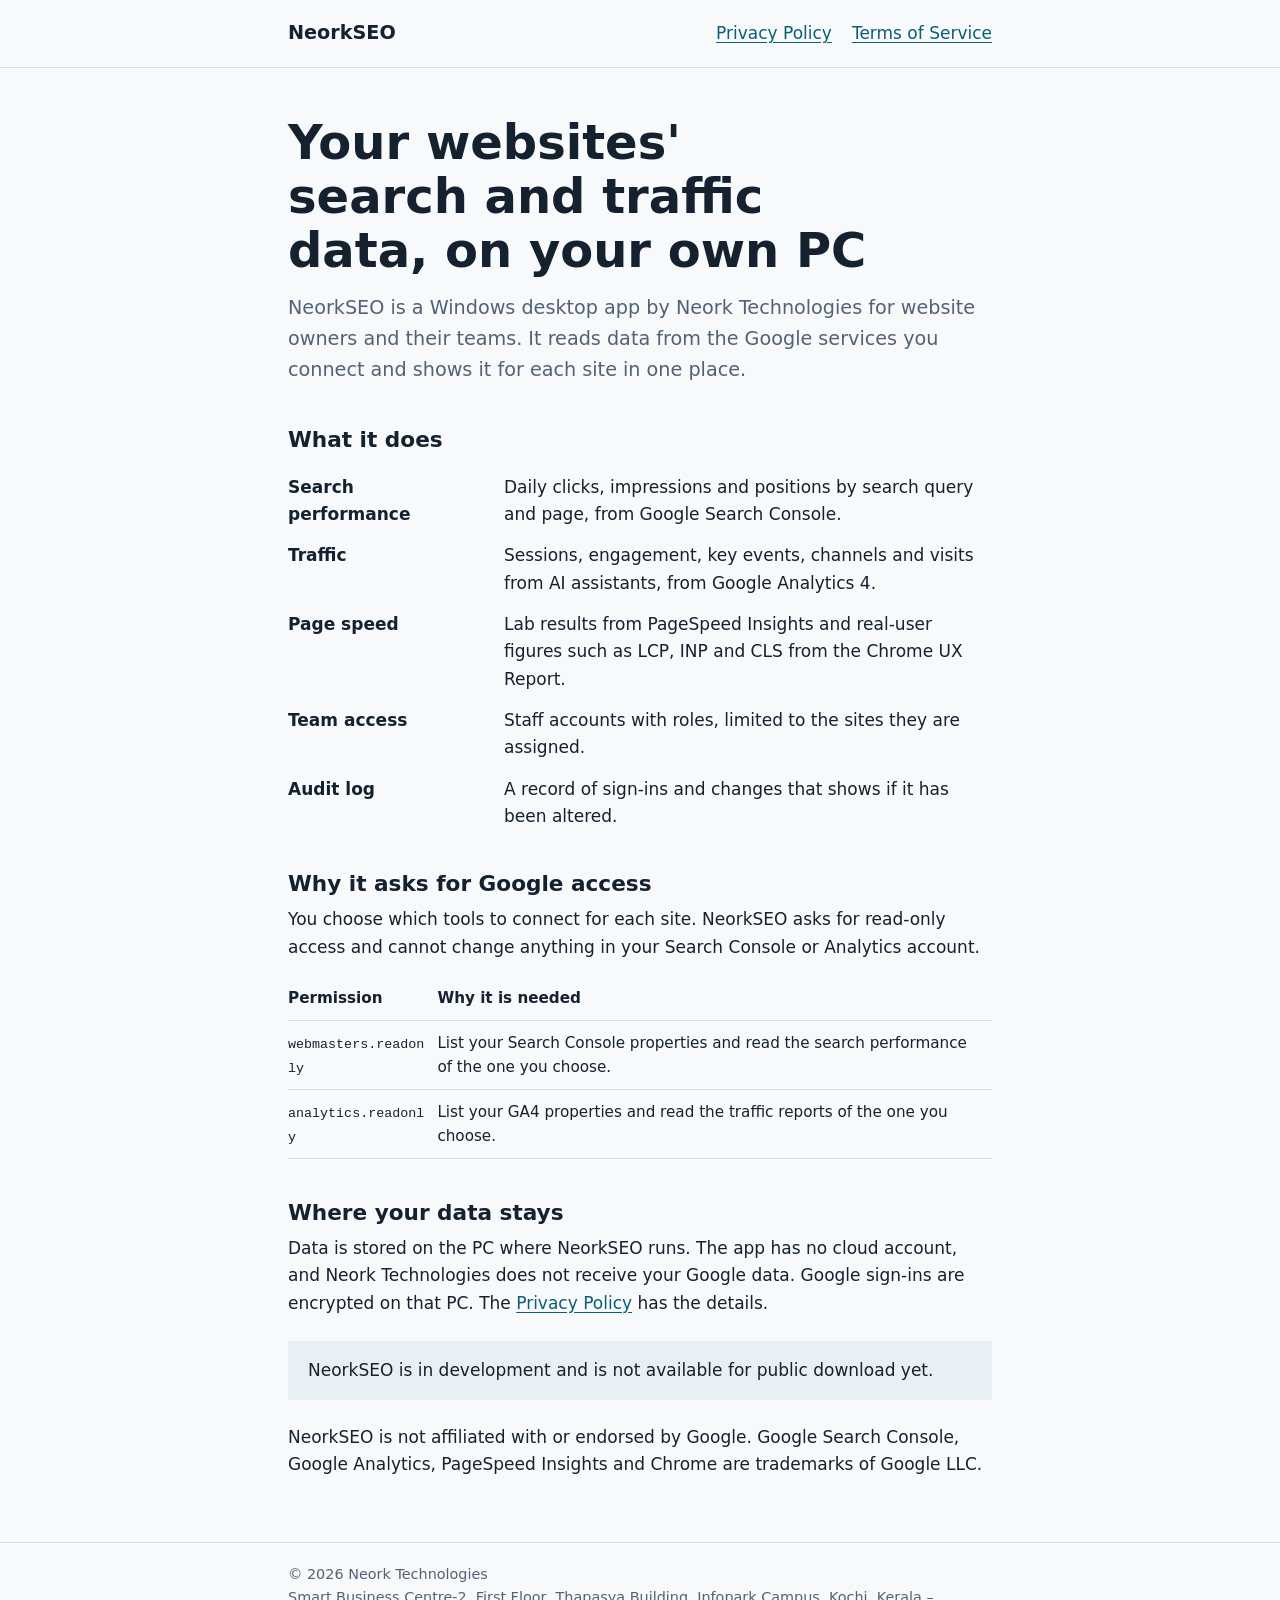
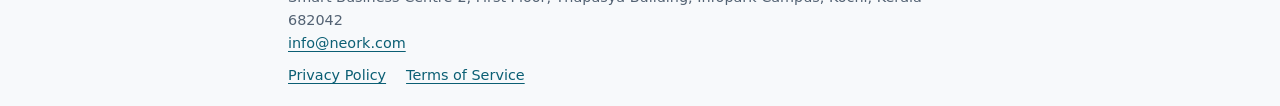
<file: index.html>
<!doctype html>
<html lang="en">
<head>
<meta charset="utf-8">
<meta name="viewport" content="width=device-width, initial-scale=1">
<title>NeorkSEO</title>
<meta name="description" content="NeorkSEO is a Windows desktop app that brings a website owner's search, analytics and page-speed data together on their own PC.">
<link rel="stylesheet" href="style.css">
</head>
<body>
<header><div class="wrap">
  <a class="name" href="./">NeorkSEO</a>
  <nav><a href="privacy.html">Privacy Policy</a><a href="terms.html">Terms of Service</a></nav>
</div></header>
<main class="wrap">
  <h1>Your websites' search and traffic data, on your own PC</h1>
  <p class="lead">NeorkSEO is a Windows desktop app by Neork Technologies for website owners and their teams. It reads data from the Google services you connect and shows it for each site in one place.</p>

  <h2>What it does</h2>
  <dl>
    <dt>Search performance</dt><dd>Daily clicks, impressions and positions by search query and page, from Google Search Console.</dd>
    <dt>Traffic</dt><dd>Sessions, engagement, key events, channels and visits from AI assistants, from Google Analytics 4.</dd>
    <dt>Page speed</dt><dd>Lab results from PageSpeed Insights and real-user figures such as LCP, INP and CLS from the Chrome UX Report.</dd>
    <dt>Team access</dt><dd>Staff accounts with roles, limited to the sites they are assigned.</dd>
    <dt>Audit log</dt><dd>A record of sign-ins and changes that shows if it has been altered.</dd>
  </dl>

  <h2>Why it asks for Google access</h2>
  <p>You choose which tools to connect for each site. NeorkSEO asks for read-only access and cannot change anything in your Search Console or Analytics account.</p>
  <div class="scroll"><table>
    <thead><tr><th>Permission</th><th>Why it is needed</th></tr></thead>
    <tbody>
      <tr><td><code>webmasters.readonly</code></td><td>List your Search Console properties and read the search performance of the one you choose.</td></tr>
      <tr><td><code>analytics.readonly</code></td><td>List your GA4 properties and read the traffic reports of the one you choose.</td></tr>
    </tbody>
  </table></div>

  <h2>Where your data stays</h2>
  <p>Data is stored on the PC where NeorkSEO runs. The app has no cloud account, and Neork Technologies does not receive your Google data. Google sign-ins are encrypted on that PC. The <a href="privacy.html">Privacy Policy</a> has the details.</p>

  <div class="note">NeorkSEO is in development and is not available for public download yet.</div>

  <p>NeorkSEO is not affiliated with or endorsed by Google. Google Search Console, Google Analytics, PageSpeed Insights and Chrome are trademarks of Google LLC.</p>
</main>
<footer><div class="wrap"><span>© 2026 Neork Technologies<br>Smart Business Centre-2, First Floor, Thapasya Building, Infopark Campus, Kochi, Kerala – 682042<br><a href="mailto:info@neork.com">info@neork.com</a></span><nav><a href="privacy.html">Privacy Policy</a><a href="terms.html">Terms of Service</a></nav></div></footer>
</body>
</html>
</file>
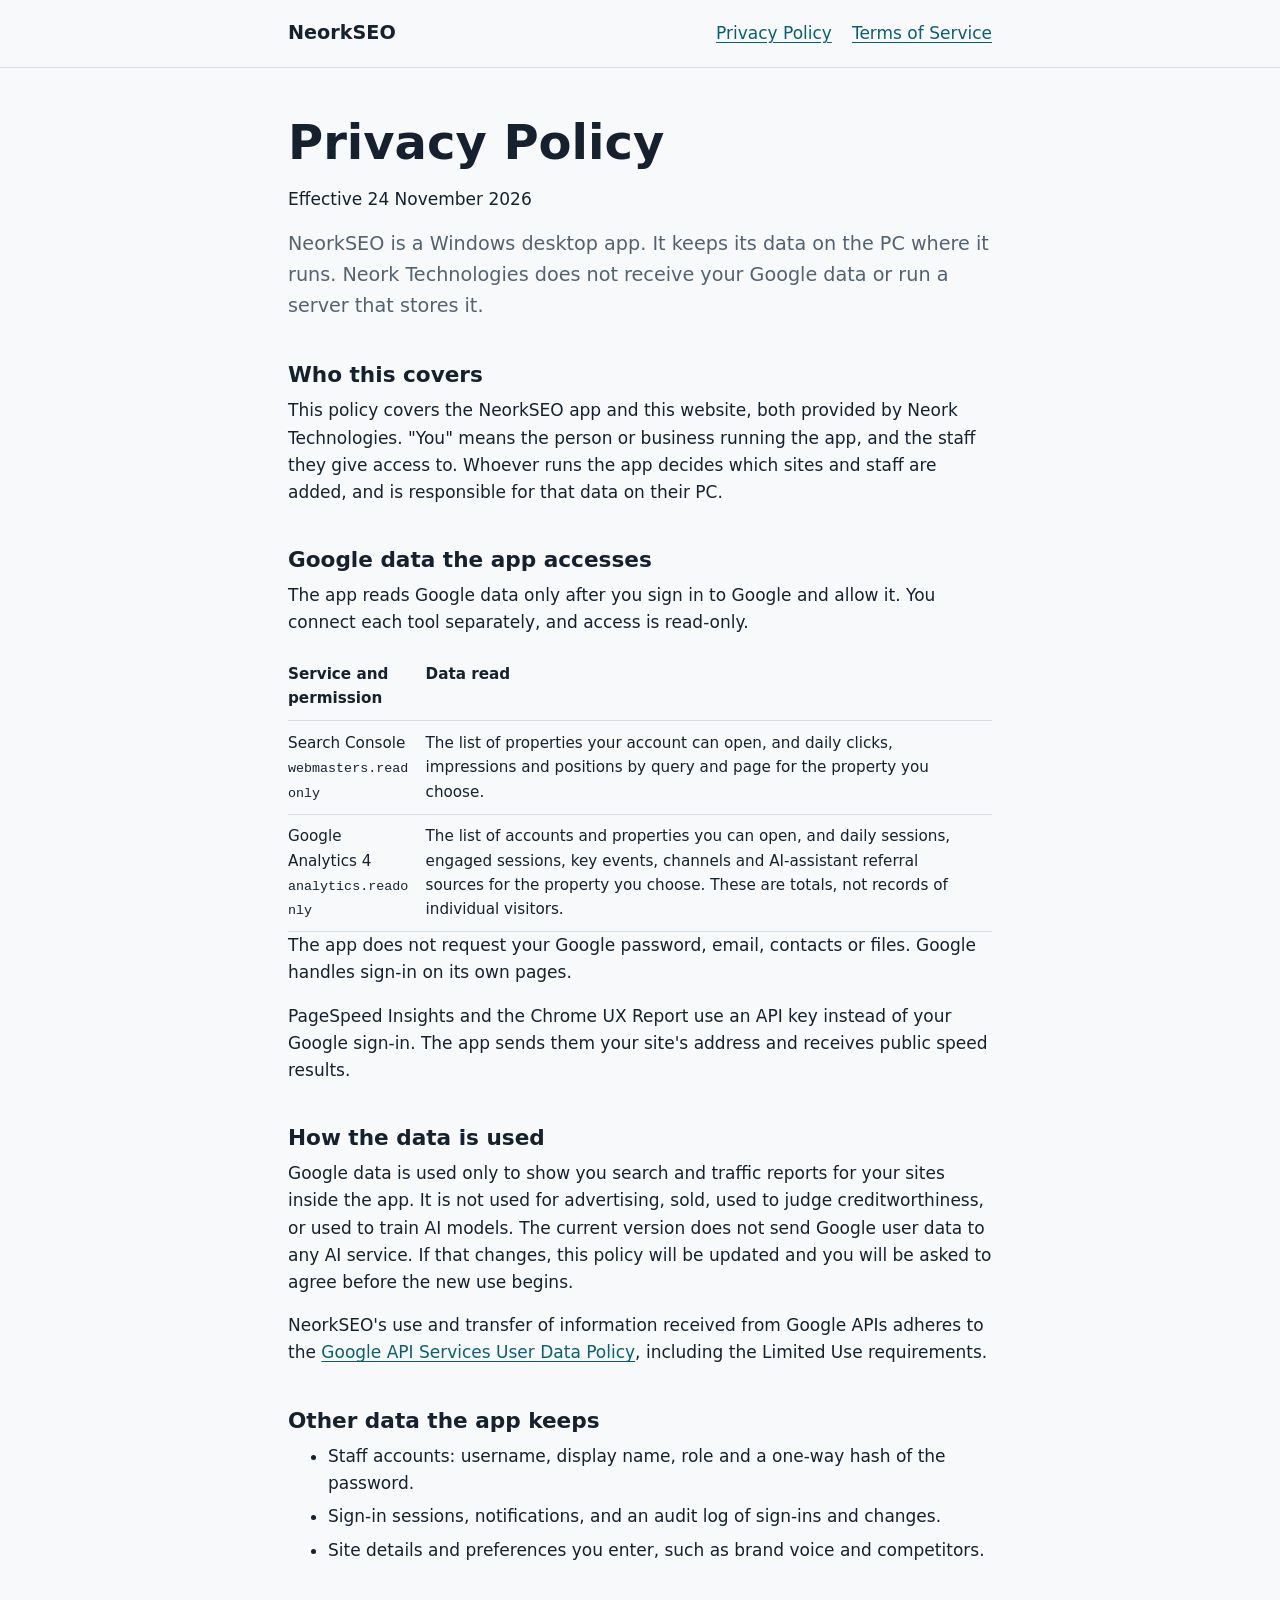
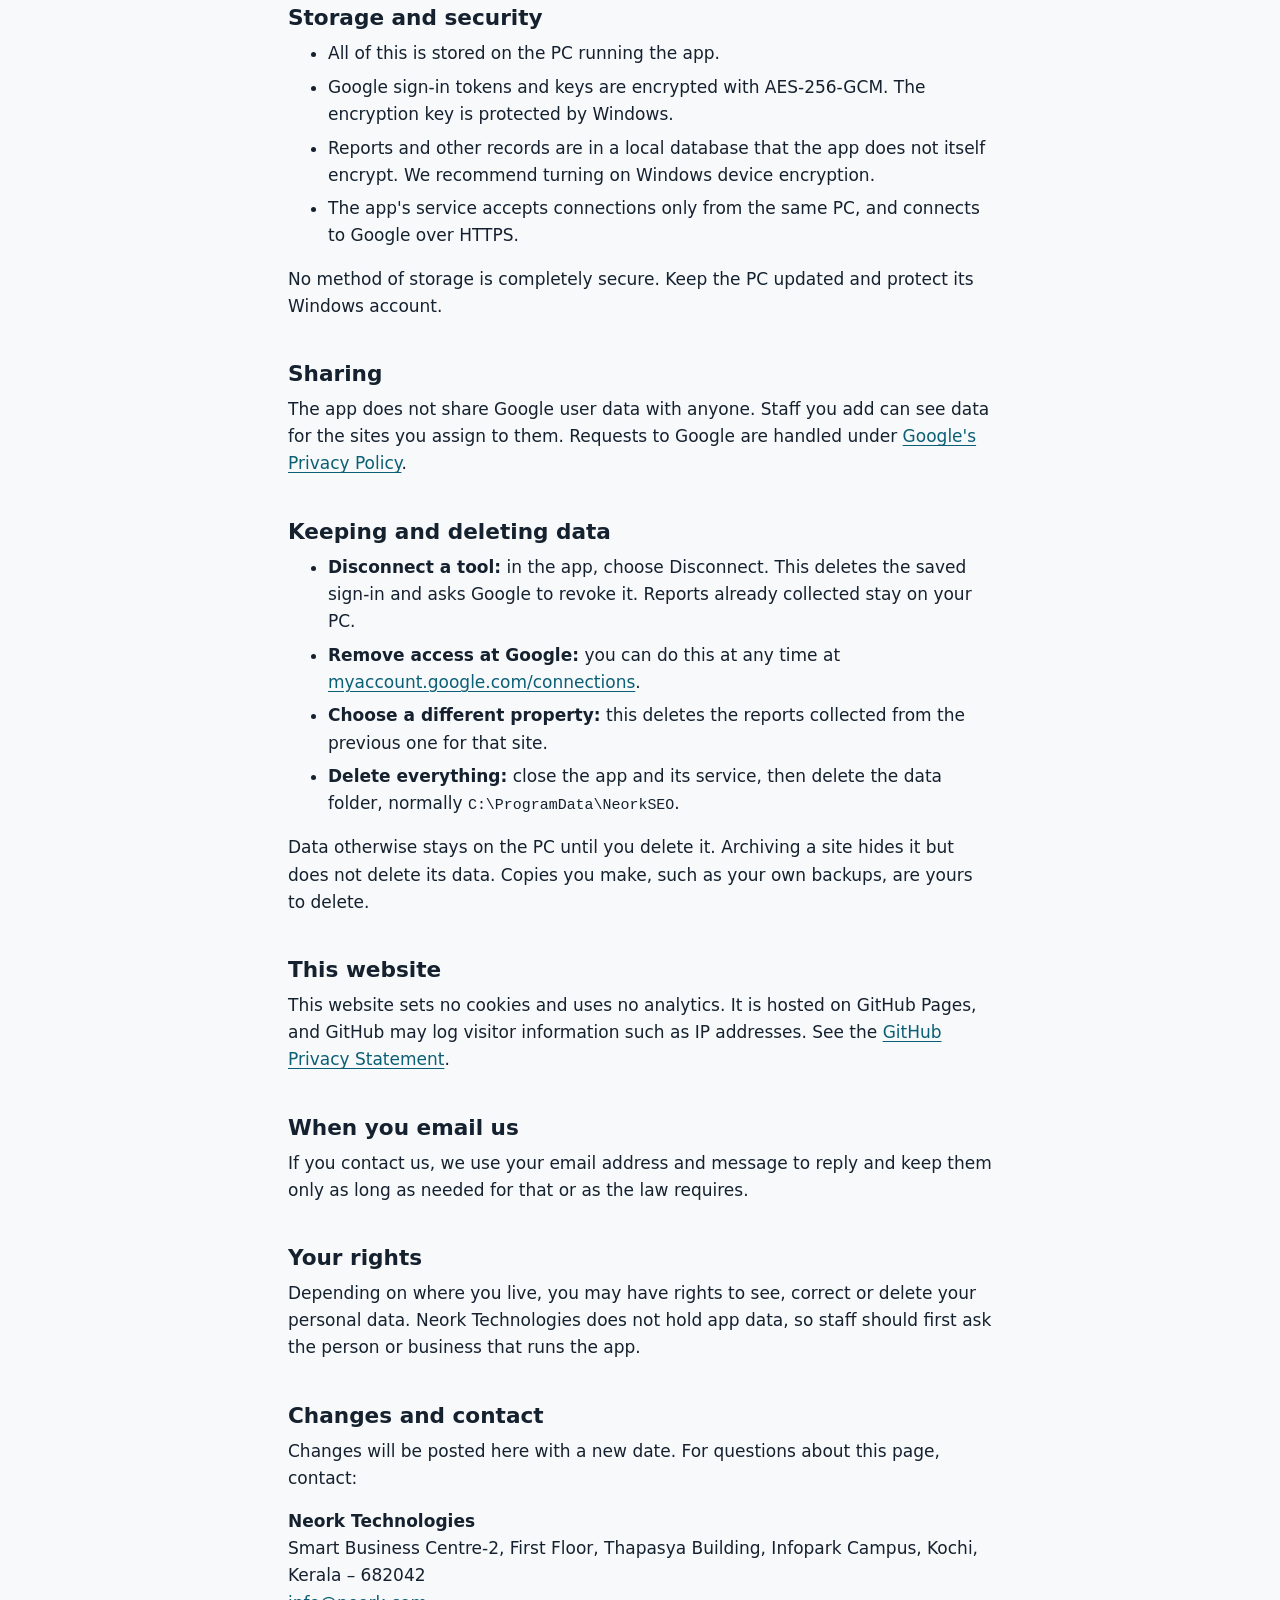
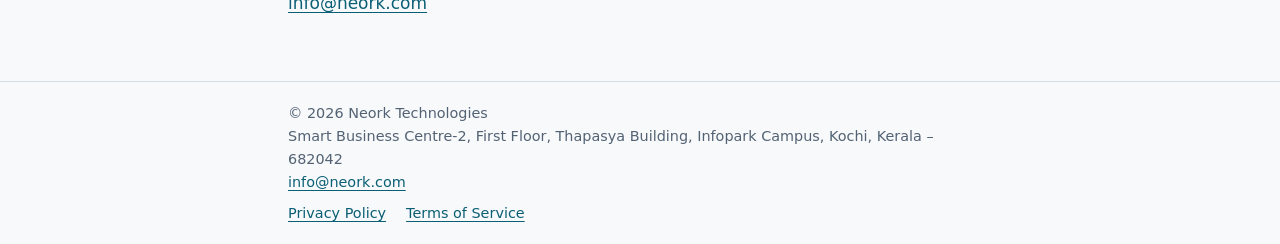
<file: privacy.html>
<!doctype html>
<html lang="en">
<head>
<meta charset="utf-8">
<meta name="viewport" content="width=device-width, initial-scale=1">
<title>Privacy Policy | NeorkSEO</title>
<meta name="description" content="How NeorkSEO accesses, uses, stores and shares data, including Google user data.">
<link rel="stylesheet" href="style.css">
</head>
<body>
<header><div class="wrap">
  <a class="name" href="./">NeorkSEO</a>
  <nav><a href="privacy.html">Privacy Policy</a><a href="terms.html">Terms of Service</a></nav>
</div></header>
<main class="wrap">
  <h1>Privacy Policy</h1>
  <p>Effective 24 November 2026</p>
  <p class="lead">NeorkSEO is a Windows desktop app. It keeps its data on the PC where it runs. Neork Technologies does not receive your Google data or run a server that stores it.</p>

  <h2>Who this covers</h2>
  <p>This policy covers the NeorkSEO app and this website, both provided by Neork Technologies. "You" means the person or business running the app, and the staff they give access to. Whoever runs the app decides which sites and staff are added, and is responsible for that data on their PC.</p>

  <h2>Google data the app accesses</h2>
  <p>The app reads Google data only after you sign in to Google and allow it. You connect each tool separately, and access is read-only.</p>
  <div class="scroll"><table>
    <thead><tr><th>Service and permission</th><th>Data read</th></tr></thead>
    <tbody>
      <tr><td>Search Console<br><code>webmasters.readonly</code></td><td>The list of properties your account can open, and daily clicks, impressions and positions by query and page for the property you choose.</td></tr>
      <tr><td>Google Analytics 4<br><code>analytics.readonly</code></td><td>The list of accounts and properties you can open, and daily sessions, engaged sessions, key events, channels and AI-assistant referral sources for the property you choose. These are totals, not records of individual visitors.</td></tr>
    </tbody>
  </table></div>
  <p>The app does not request your Google password, email, contacts or files. Google handles sign-in on its own pages.</p>
  <p>PageSpeed Insights and the Chrome UX Report use an API key instead of your Google sign-in. The app sends them your site's address and receives public speed results.</p>

  <h2>How the data is used</h2>
  <p>Google data is used only to show you search and traffic reports for your sites inside the app. It is not used for advertising, sold, used to judge creditworthiness, or used to train AI models. The current version does not send Google user data to any AI service. If that changes, this policy will be updated and you will be asked to agree before the new use begins.</p>
  <p>NeorkSEO's use and transfer of information received from Google APIs adheres to the <a href="https://developers.google.com/terms/api-services-user-data-policy">Google API Services User Data Policy</a>, including the Limited Use requirements.</p>

  <h2>Other data the app keeps</h2>
  <ul>
    <li>Staff accounts: username, display name, role and a one-way hash of the password.</li>
    <li>Sign-in sessions, notifications, and an audit log of sign-ins and changes.</li>
    <li>Site details and preferences you enter, such as brand voice and competitors.</li>
  </ul>

  <h2>Storage and security</h2>
  <ul>
    <li>All of this is stored on the PC running the app.</li>
    <li>Google sign-in tokens and keys are encrypted with AES-256-GCM. The encryption key is protected by Windows.</li>
    <li>Reports and other records are in a local database that the app does not itself encrypt. We recommend turning on Windows device encryption.</li>
    <li>The app's service accepts connections only from the same PC, and connects to Google over HTTPS.</li>
  </ul>
  <p>No method of storage is completely secure. Keep the PC updated and protect its Windows account.</p>

  <h2>Sharing</h2>
  <p>The app does not share Google user data with anyone. Staff you add can see data for the sites you assign to them. Requests to Google are handled under <a href="https://policies.google.com/privacy">Google's Privacy Policy</a>.</p>

  <h2>Keeping and deleting data</h2>
  <ul>
    <li><strong>Disconnect a tool:</strong> in the app, choose Disconnect. This deletes the saved sign-in and asks Google to revoke it. Reports already collected stay on your PC.</li>
    <li><strong>Remove access at Google:</strong> you can do this at any time at <a href="https://myaccount.google.com/connections">myaccount.google.com/connections</a>.</li>
    <li><strong>Choose a different property:</strong> this deletes the reports collected from the previous one for that site.</li>
    <li><strong>Delete everything:</strong> close the app and its service, then delete the data folder, normally <code>C:\ProgramData\NeorkSEO</code>.</li>
  </ul>
  <p>Data otherwise stays on the PC until you delete it. Archiving a site hides it but does not delete its data. Copies you make, such as your own backups, are yours to delete.</p>

  <h2>This website</h2>
  <p>This website sets no cookies and uses no analytics. It is hosted on GitHub Pages, and GitHub may log visitor information such as IP addresses. See the <a href="https://docs.github.com/en/site-policy/privacy-policies/github-general-privacy-statement">GitHub Privacy Statement</a>.</p>

  <h2>When you email us</h2>
  <p>If you contact us, we use your email address and message to reply and keep them only as long as needed for that or as the law requires.</p>

  <h2>Your rights</h2>
  <p>Depending on where you live, you may have rights to see, correct or delete your personal data. Neork Technologies does not hold app data, so staff should first ask the person or business that runs the app.</p>

  <h2>Changes and contact</h2>
  <p>Changes will be posted here with a new date. For questions about this page, contact:</p>
  <p><strong>Neork Technologies</strong><br>Smart Business Centre-2, First Floor, Thapasya Building, Infopark Campus, Kochi, Kerala – 682042<br><a href="mailto:info@neork.com">info@neork.com</a></p>
</main>
<footer><div class="wrap"><span>© 2026 Neork Technologies<br>Smart Business Centre-2, First Floor, Thapasya Building, Infopark Campus, Kochi, Kerala – 682042<br><a href="mailto:info@neork.com">info@neork.com</a></span><nav><a href="privacy.html">Privacy Policy</a><a href="terms.html">Terms of Service</a></nav></div></footer>
</body>
</html>
</file>
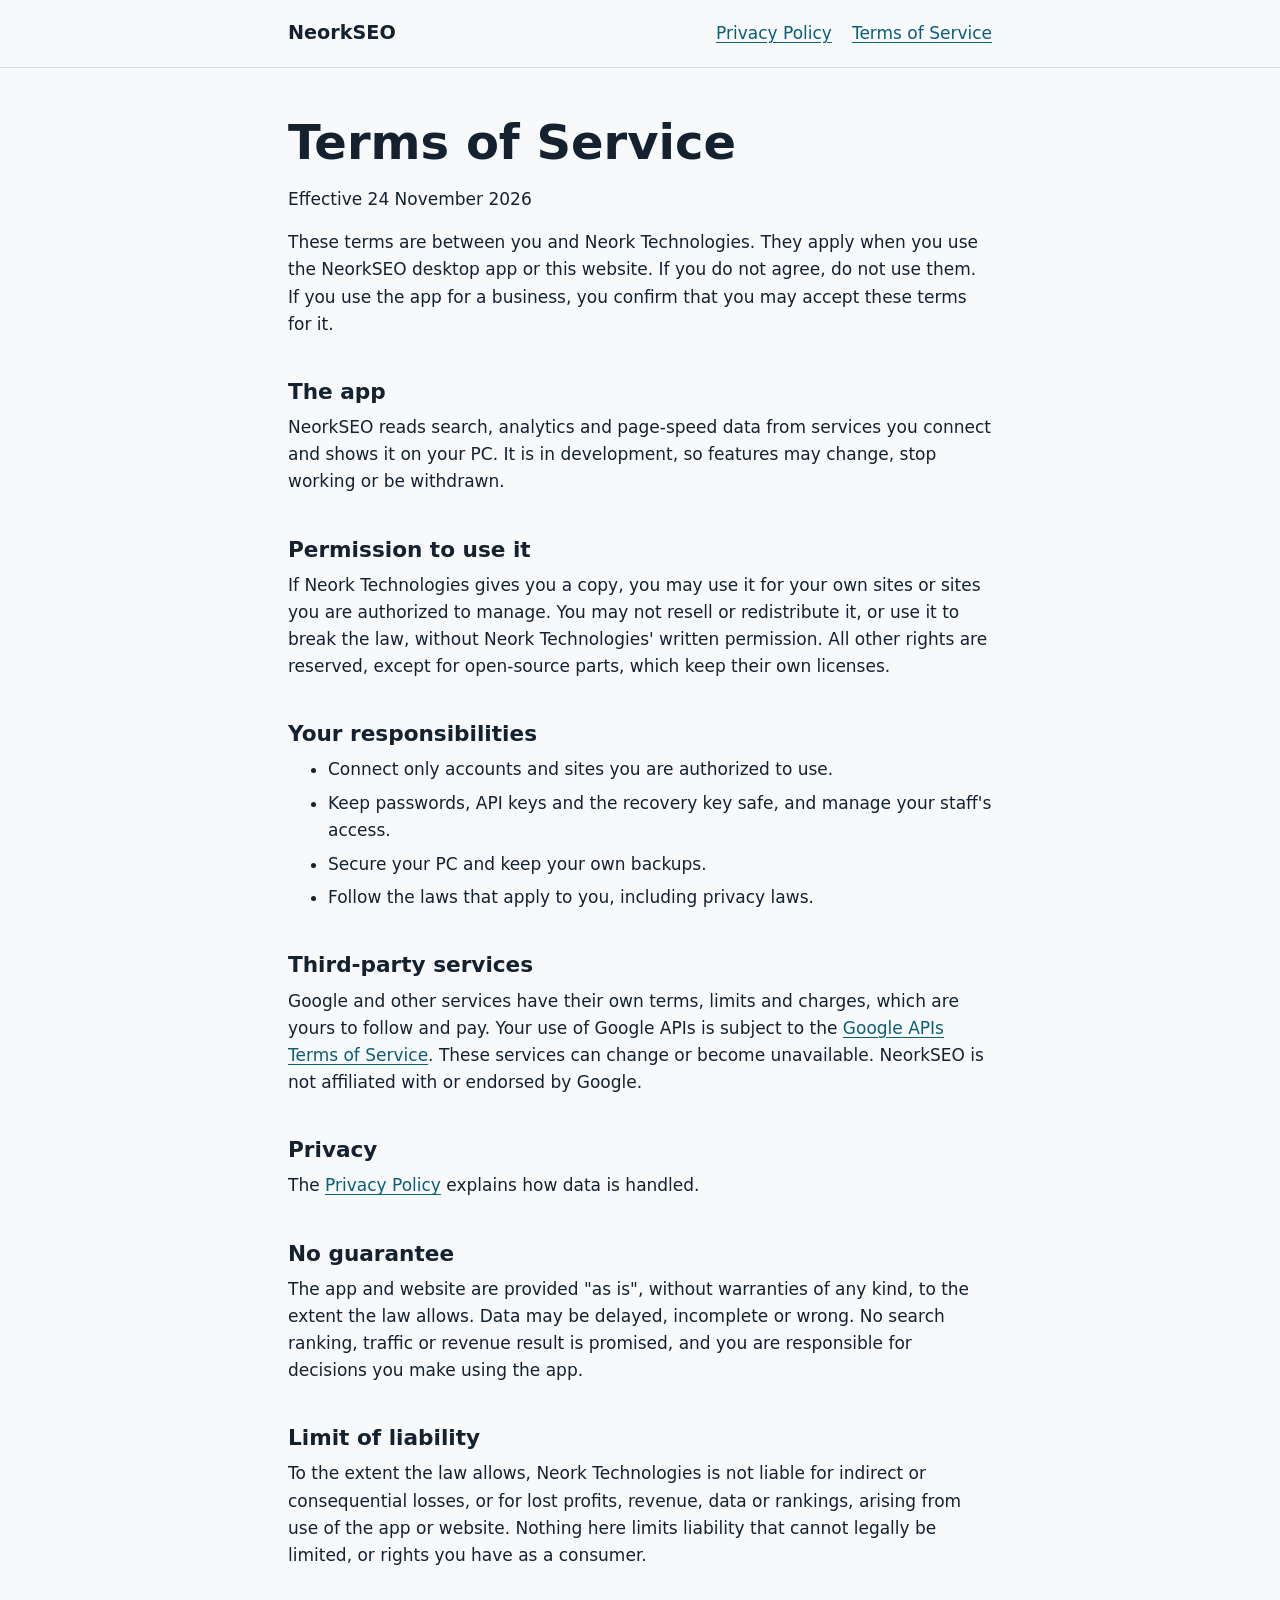
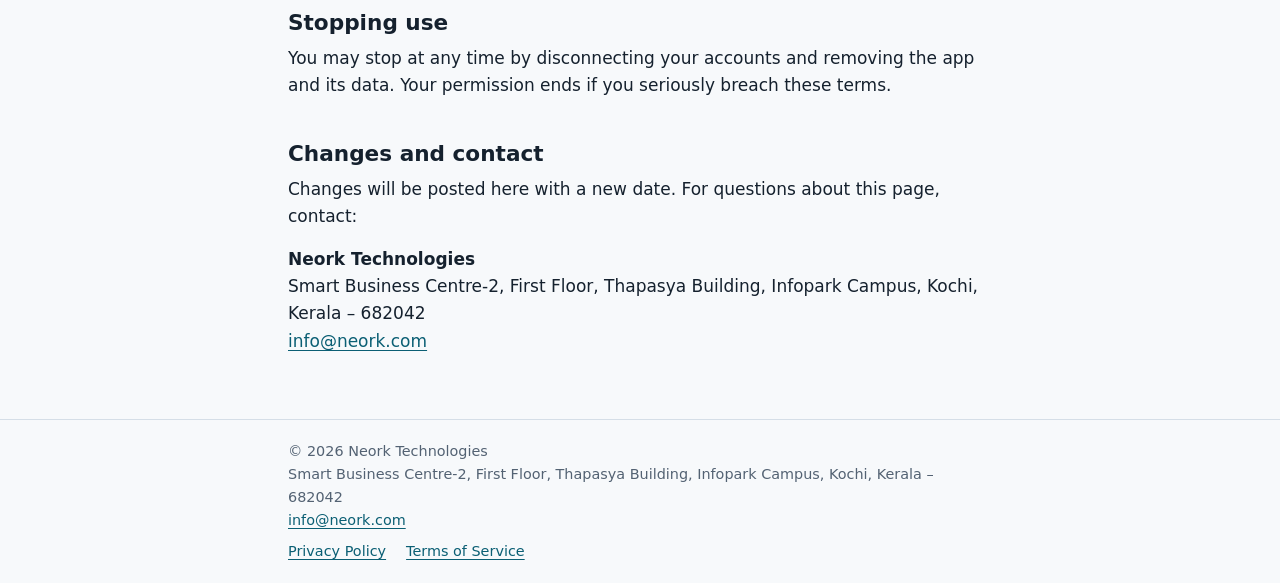
<file: terms.html>
<!doctype html>
<html lang="en">
<head>
<meta charset="utf-8">
<meta name="viewport" content="width=device-width, initial-scale=1">
<title>Terms of Service | NeorkSEO</title>
<meta name="description" content="The terms for using the NeorkSEO desktop app and website.">
<link rel="stylesheet" href="style.css">
</head>
<body>
<header><div class="wrap">
  <a class="name" href="./">NeorkSEO</a>
  <nav><a href="privacy.html">Privacy Policy</a><a href="terms.html">Terms of Service</a></nav>
</div></header>
<main class="wrap">
  <h1>Terms of Service</h1>
  <p>Effective 24 November 2026</p>
  <p>These terms are between you and Neork Technologies. They apply when you use the NeorkSEO desktop app or this website. If you do not agree, do not use them. If you use the app for a business, you confirm that you may accept these terms for it.</p>

  <h2>The app</h2>
  <p>NeorkSEO reads search, analytics and page-speed data from services you connect and shows it on your PC. It is in development, so features may change, stop working or be withdrawn.</p>

  <h2>Permission to use it</h2>
  <p>If Neork Technologies gives you a copy, you may use it for your own sites or sites you are authorized to manage. You may not resell or redistribute it, or use it to break the law, without Neork Technologies' written permission. All other rights are reserved, except for open-source parts, which keep their own licenses.</p>

  <h2>Your responsibilities</h2>
  <ul>
    <li>Connect only accounts and sites you are authorized to use.</li>
    <li>Keep passwords, API keys and the recovery key safe, and manage your staff's access.</li>
    <li>Secure your PC and keep your own backups.</li>
    <li>Follow the laws that apply to you, including privacy laws.</li>
  </ul>

  <h2>Third-party services</h2>
  <p>Google and other services have their own terms, limits and charges, which are yours to follow and pay. Your use of Google APIs is subject to the <a href="https://developers.google.com/terms">Google APIs Terms of Service</a>. These services can change or become unavailable. NeorkSEO is not affiliated with or endorsed by Google.</p>

  <h2>Privacy</h2>
  <p>The <a href="privacy.html">Privacy Policy</a> explains how data is handled.</p>

  <h2>No guarantee</h2>
  <p>The app and website are provided "as is", without warranties of any kind, to the extent the law allows. Data may be delayed, incomplete or wrong. No search ranking, traffic or revenue result is promised, and you are responsible for decisions you make using the app.</p>

  <h2>Limit of liability</h2>
  <p>To the extent the law allows, Neork Technologies is not liable for indirect or consequential losses, or for lost profits, revenue, data or rankings, arising from use of the app or website. Nothing here limits liability that cannot legally be limited, or rights you have as a consumer.</p>

  <h2>Stopping use</h2>
  <p>You may stop at any time by disconnecting your accounts and removing the app and its data. Your permission ends if you seriously breach these terms.</p>

  <h2>Changes and contact</h2>
  <p>Changes will be posted here with a new date. For questions about this page, contact:</p>
  <p><strong>Neork Technologies</strong><br>Smart Business Centre-2, First Floor, Thapasya Building, Infopark Campus, Kochi, Kerala – 682042<br><a href="mailto:info@neork.com">info@neork.com</a></p>
</main>
<footer><div class="wrap"><span>© 2026 Neork Technologies<br>Smart Business Centre-2, First Floor, Thapasya Building, Infopark Campus, Kochi, Kerala – 682042<br><a href="mailto:info@neork.com">info@neork.com</a></span><nav><a href="privacy.html">Privacy Policy</a><a href="terms.html">Terms of Service</a></nav></div></footer>
</body>
</html>
</file>
<file: style.css>
/* Layout: one reading column; the home page adds a two-column fact list. No third-party fonts or scripts. */
:root {
  --bg: #f7f9fb; --fg: #15212e; --muted: #536273; --line: #d5dee7; --accent: #0b5f74; --panel: #e8f0f3;
  --display: "Bahnschrift", "DIN Alternate", "Segoe UI Semibold", system-ui, sans-serif;
  --body: "Segoe UI", system-ui, -apple-system, sans-serif;
}
@media (prefers-color-scheme: dark) {
  :root { --bg: #0f1820; --fg: #e4ebf1; --muted: #9db0c0; --line: #2b3945; --accent: #67c3da; --panel: #18252f; color-scheme: dark; }
}
* { box-sizing: border-box; }
body { margin: 0; background: var(--bg); color: var(--fg); font: 17px/1.6 var(--body); }
.wrap { max-width: 46rem; margin-inline: auto; padding-inline: max(16px, env(safe-area-inset-left, 0px)); }
header .wrap, footer .wrap { display: flex; flex-wrap: wrap; gap: .5rem 1.5rem; align-items: baseline; justify-content: space-between; padding-block: 1.25rem; }
header { border-bottom: 1px solid var(--line); }
footer { border-top: 1px solid var(--line); margin-top: 4rem; color: var(--muted); font-size: .9rem; }
nav { display: flex; flex-wrap: wrap; gap: 1.25rem; }
.name { font: 600 1.2rem var(--display); color: var(--fg); text-decoration: none; }
h1 { font: 600 clamp(2rem, 6vw, 3rem)/1.12 var(--display); text-wrap: balance; margin: 3rem 0 1rem; }
h2 { font: 600 1.35rem/1.3 var(--display); text-wrap: balance; margin: 2.5rem 0 .5rem; }
p, ul { margin: 0 0 1rem; }
li { margin-bottom: .4rem; }
a { color: var(--accent); text-underline-offset: 3px; }
a:focus-visible { outline: 2px solid var(--accent); outline-offset: 3px; }
.lead { font-size: 1.2rem; color: var(--muted); }
.note { background: var(--panel); padding: 1rem 1.25rem; margin-block: 1.5rem; }
dl { display: grid; grid-template-columns: 12rem 1fr; gap: .9rem 1.5rem; margin: 1.25rem 0; }
dt { font-weight: 600; }
dd { margin: 0; min-width: 0; }
.scroll { overflow-x: auto; }
table { border-collapse: collapse; width: 100%; font-size: .95rem; }
th, td { text-align: left; vertical-align: top; padding: .6rem .8rem .6rem 0; border-bottom: 1px solid var(--line); }
code { font-size: .88em; overflow-wrap: anywhere; }
@media (max-width: 36rem) { dl { grid-template-columns: 1fr; gap: .2rem; } dd { margin-bottom: 1rem; } }
</file>
